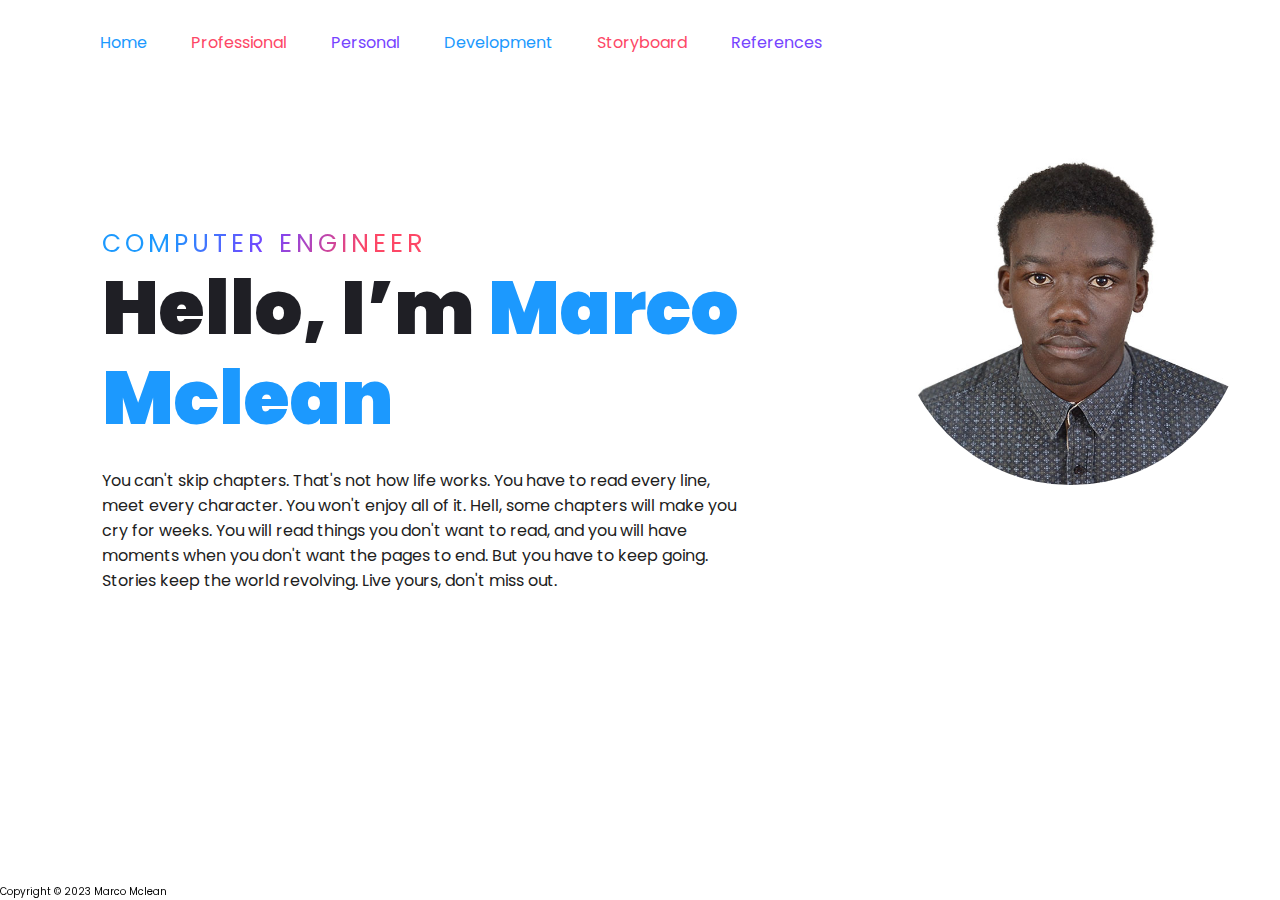
<file: index.html>
<!-- 
Author: Marco Mclean
ID#:2209181 
Tutor: Miss.Anuli
Page: Index Page
Description: This is the begiining page of my project where everything developed from.
-->

<!DOCTYPE html>
<html lang="en">
  <head>
    <meta charset="UTF-8" />
    <title>Personal Website</title>
    <link rel="stylesheet" href="indexstyle.css" />
    <link rel="icon" href="/favicon.ico" type="image/png">
  </head>
<body>
      <nav>
        <ul>
          <ul class="hidden">
            <li><a href="index.html" class="home">Home</a></li>
            <li><a href="professional.html" class="professional">Professional</a></li>
            <li><a href="personality.html" class="personal">Personal</a></li>
            <li><a href="development.html" class="development">Development</a></li>
            <li><a href="storyboard.html" class="storyboard">Storyboard</a></li>
            <li><a href="references.html" class="references">References</a></li>
          </ul>
      </nav>

      <div class="content">
        <span class="title">Computer Engineer</span>
        <h1>Hello, I’m <span>Marco Mclean</span></h1>
        <p>
          You can't skip chapters. That's not how life works. You have to read every line, meet every character. You won't enjoy all of it. Hell, some chapters will make you cry for weeks. You will read things you don't want to read, and you will have moments when you don't want the pages to end. But you have to keep going. Stories keep the world revolving. Live yours, don't miss out.
        </p>
      </div>

      <img src="/myimage.jpg" alt="My Picture" onclick="location.href='mailto:marcomclean579@gmail.com?subject=Hola from my portfolio website!'">
  <footer>
    <p>Copyright &copy; 2023 Marco Mclean</p>
  </footer>
</body>
</html>
</file>
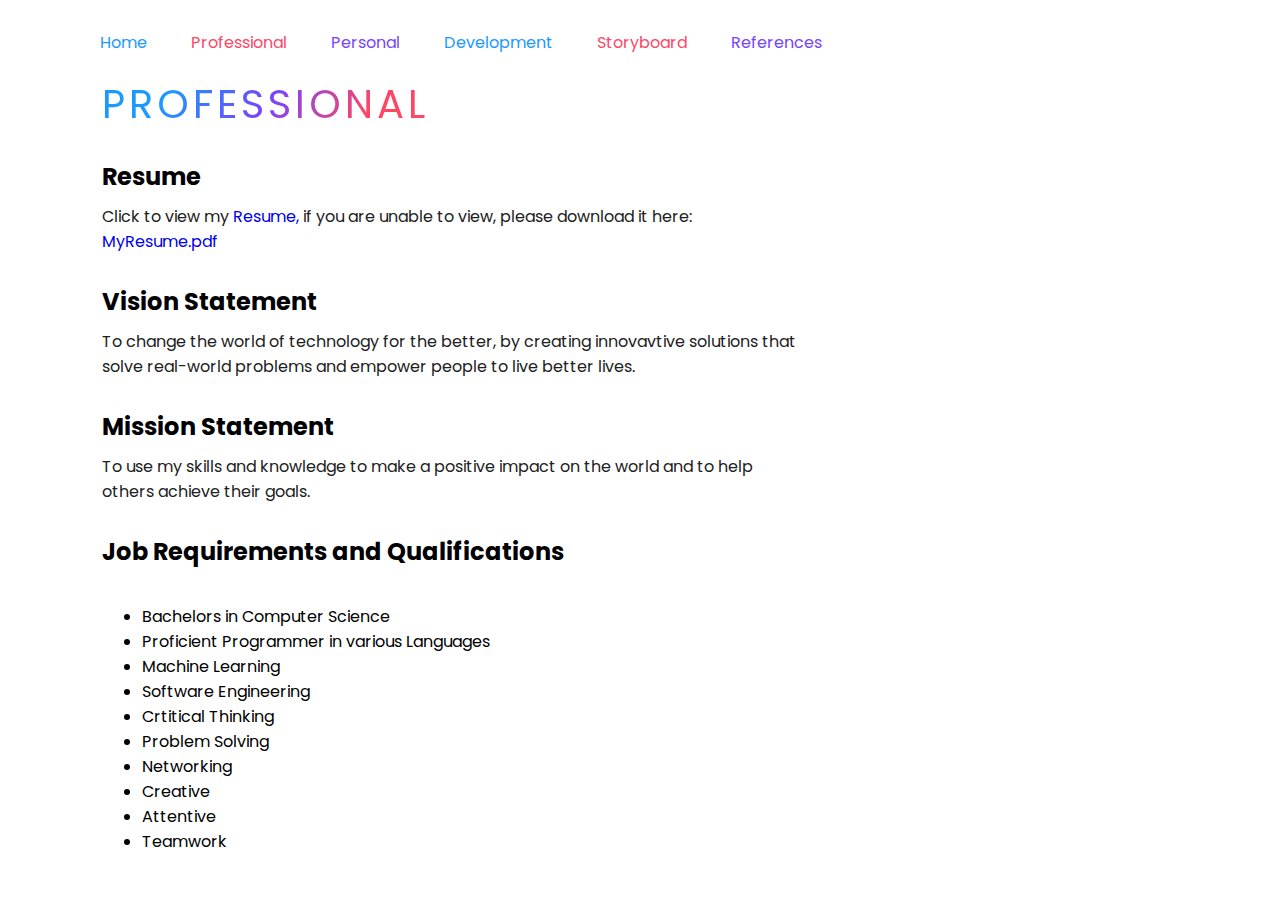
<file: professional.html>
<!-- 
Author: Marco Mclean
ID#:2209181 
Tutor: Miss.Anuli
Page: Index Page
Description: This is the begiining page of my project where everything developed from.
-->

<!DOCTYPE html>
<html lang="en">
<head>
  <meta charset="UTF-8" />
  <title>Professional Website</title>

  <link rel="icon" href="/favicon.ico" type="image/png">

  <link rel="stylesheet" href="professionalstyle.css" />
</head>
<body>
  <div class="hero">
    <nav>
      <ul class="hidden">
        <li><a href="index.html" class="home">Home</a></li>
        <li><a href="professional.html" class="professional">Professional</a></li>
        <li><a href="personality.html" class="personal">Personal</a></li>
        <li><a href="development.html" class="development">Development</a></li>
        <li><a href="storyboard.html" class="storyboard">Storyboard</a></li>
        <li><a href="references.html" class="references">References</a></li>
      </ul>
    </nav>

    <div class="content">
      <span class="title">Professional</span>

      <section>
        <h2>Resume</h2>
        <object data="MyResume.pdf" type="application/pdf" width="100%" height="600px">
          <p>Click to view my <a href="Resume.html" target="_blank">Resume,</a> if you are unable to view, please download it here: <a href="/MyResume.pdf" target="_blank">MyResume.pdf</a></p>
        </object>
      </section>

      <section>
        <h2>Vision Statement</h2>
        <p>To change the world of technology for the better, by creating innovavtive solutions that solve real-world problems and empower people to live better lives.</p>
      </section>

      <section>
        <h2>Mission Statement</h2>
        <p>To use my skills and knowledge to make a positive impact on the world and to help others achieve their goals.</p>
      </section>

      <section>
        <h2>Job Requirements and Qualifications</h2>
        <ul>
          <li>Bachelors in Computer Science</li>
          <li>Proficient Programmer in various Languages</li>
          <li>Machine Learning</li>
          <li>Software Engineering</li>
          <li>Crtitical Thinking</li>
          <li>Problem Solving</li>
          <li>Networking</li>
          <li>Creative</li>
          <li>Attentive</li>
          <li>Teamwork</li>
        </ul>
      </section>
    </div>
  </div>
</body>
</html>
</file>
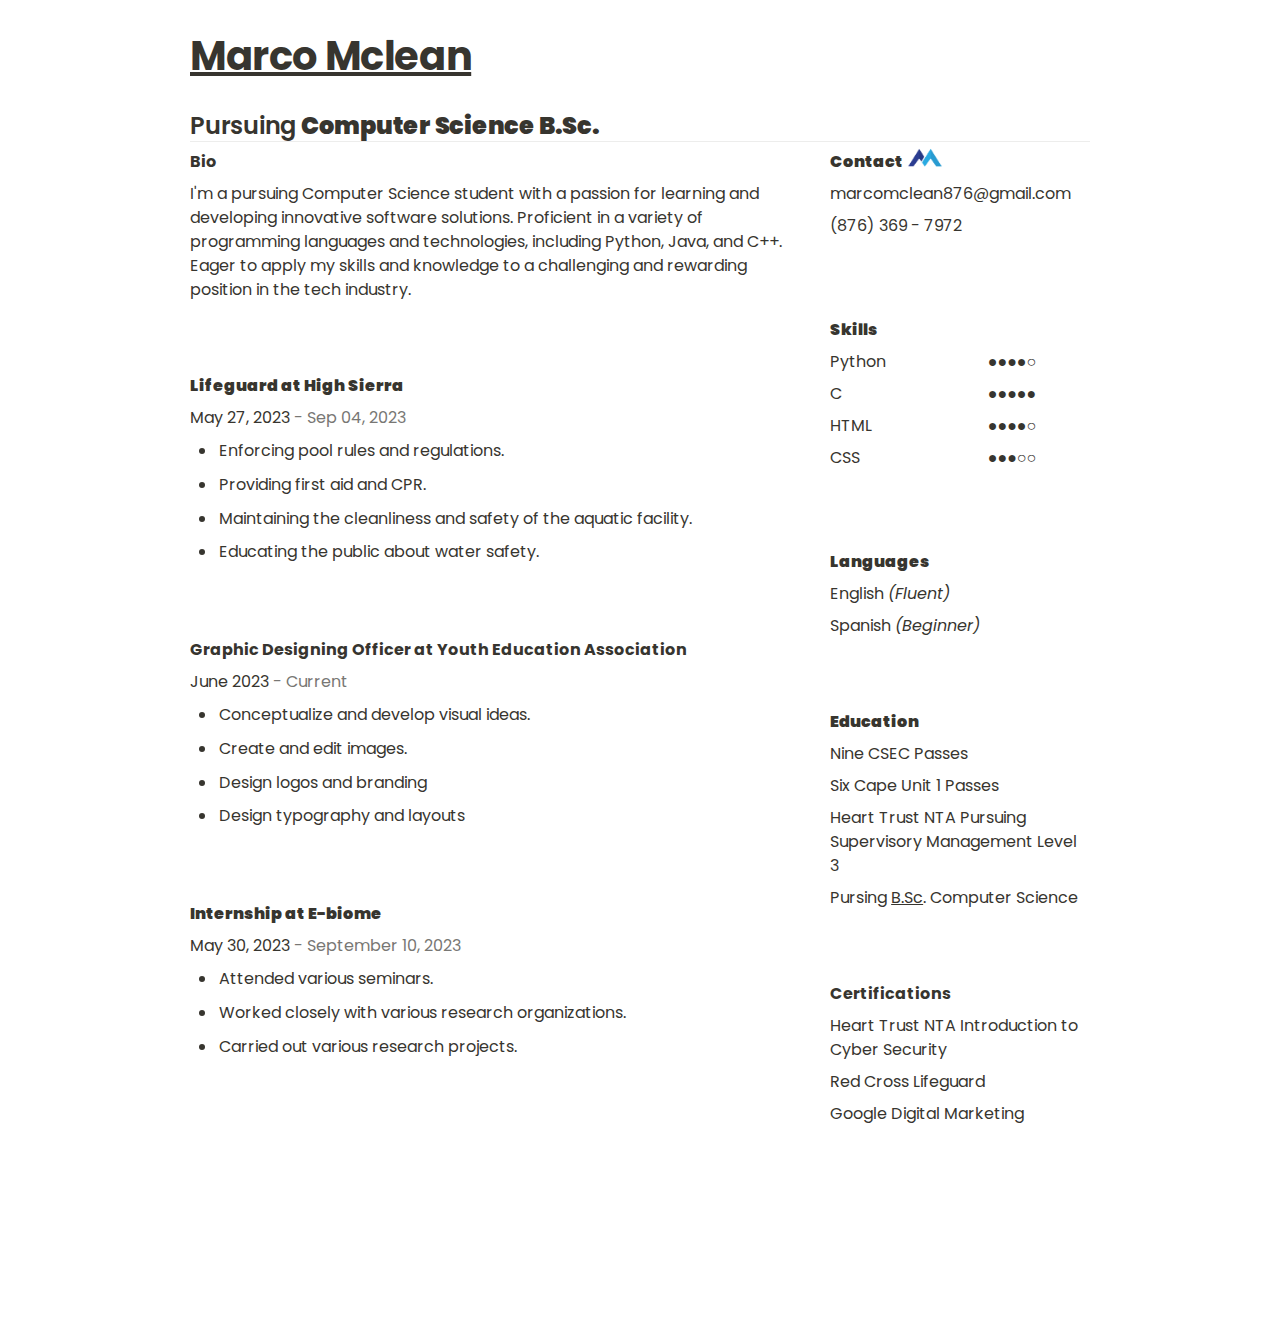
<file: Resume.html>
<!-- 
Author: Marco Mclean
ID #: 2209181
Description: The resume was created by notion.io then was exported in the format of HTML
 -->


<html>
	<head>
		<meta http-equiv="Content-Type" content="text/html; charset=utf-8"/>
		<title>Marco Mclean</title>
		<link rel="stylesheet" href="indexstyle.css" />
    	<link rel="icon" href="/favicon.ico" type="image/png">
		<style>
/* cspell:disable-file */
/* webkit printing magic: print all background colors */
html {
	-webkit-print-color-adjust: exact;
}
* {
	box-sizing: border-box;
	-webkit-print-color-adjust: exact;
}

html,
body {
	margin: 0;
	padding: 0;
}
@media only screen {
	body {
		margin: 2em auto;
		max-width: 900px;
		color: rgb(55, 53, 47);
	}
}

body {
	line-height: 1.5;
	white-space: pre-wrap;
}

a,
a.visited {
	color: inherit;
	text-decoration: underline;
}

.pdf-relative-link-path {
	font-size: 80%;
	color: #444;
}

h1,
h2,
h3 {
	letter-spacing: -0.01em;
	line-height: 1.2;
	font-weight: 600;
	margin-bottom: 0;
}

.page-title {
	font-size: 2.5rem;
	font-weight: 700;
	margin-top: 0;
	margin-bottom: 0.75em;
}

h1 {
	font-size: 1.875rem;
	margin-top: 1.875rem;
}

h2 {
	font-size: 1.5rem;
	margin-top: 1.5rem;
}

h3 {
	font-size: 1.25rem;
	margin-top: 1.25rem;
}

.source {
	border: 1px solid #ddd;
	border-radius: 3px;
	padding: 1.5em;
	word-break: break-all;
}

.callout {
	border-radius: 3px;
	padding: 1rem;
}

figure {
	margin: 1.25em 0;
	page-break-inside: avoid;
}

figcaption {
	opacity: 0.5;
	font-size: 85%;
	margin-top: 0.5em;
}

mark {
	background-color: transparent;
}

.indented {
	padding-left: 1.5em;
}

hr {
	background: transparent;
	display: block;
	width: 100%;
	height: 1px;
	visibility: visible;
	border: none;
	border-bottom: 1px solid rgba(55, 53, 47, 0.09);
}

img {
	max-width: 100%;
}

@media only print {
	img {
		max-height: 100vh;
		object-fit: contain;
	}
}

@page {
	margin: 1in;
}

.collection-content {
	font-size: 0.875rem;
}

.column-list {
	display: flex;
	justify-content: space-between;
}

.column {
	padding: 0 1em;
}

.column:first-child {
	padding-left: 0;
}

.column:last-child {
	padding-right: 0;
}

.table_of_contents-item {
	display: block;
	font-size: 0.875rem;
	line-height: 1.3;
	padding: 0.125rem;
}

.table_of_contents-indent-1 {
	margin-left: 1.5rem;
}

.table_of_contents-indent-2 {
	margin-left: 3rem;
}

.table_of_contents-indent-3 {
	margin-left: 4.5rem;
}

.table_of_contents-link {
	text-decoration: none;
	opacity: 0.7;
	border-bottom: 1px solid rgba(55, 53, 47, 0.18);
}

table,
th,
td {
	border: 1px solid rgba(55, 53, 47, 0.09);
	border-collapse: collapse;
}

table {
	border-left: none;
	border-right: none;
}

th,
td {
	font-weight: normal;
	padding: 0.25em 0.5em;
	line-height: 1.5;
	min-height: 1.5em;
	text-align: left;
}

th {
	color: rgba(55, 53, 47, 0.6);
}

ol,
ul {
	margin: 0;
	margin-block-start: 0.6em;
	margin-block-end: 0.6em;
}

li > ol:first-child,
li > ul:first-child {
	margin-block-start: 0.6em;
}

ul > li {
	list-style: disc;
}

ul.to-do-list {
	padding-inline-start: 0;
}

ul.to-do-list > li {
	list-style: none;
}

.to-do-children-checked {
	text-decoration: line-through;
	opacity: 0.375;
}

ul.toggle > li {
	list-style: none;
}

ul {
	padding-inline-start: 1.7em;
}

ul > li {
	padding-left: 0.1em;
}

ol {
	padding-inline-start: 1.6em;
}

ol > li {
	padding-left: 0.2em;
}

.mono ol {
	padding-inline-start: 2em;
}

.mono ol > li {
	text-indent: -0.4em;
}

.toggle {
	padding-inline-start: 0em;
	list-style-type: none;
}

/* Indent toggle children */
.toggle > li > details {
	padding-left: 1.7em;
}

.toggle > li > details > summary {
	margin-left: -1.1em;
}

.selected-value {
	display: inline-block;
	padding: 0 0.5em;
	background: rgba(206, 205, 202, 0.5);
	border-radius: 3px;
	margin-right: 0.5em;
	margin-top: 0.3em;
	margin-bottom: 0.3em;
	white-space: nowrap;
}

.collection-title {
	display: inline-block;
	margin-right: 1em;
}

.page-description {
    margin-bottom: 2em;
}

.simple-table {
	margin-top: 1em;
	font-size: 0.875rem;
	empty-cells: show;
}
.simple-table td {
	height: 29px;
	min-width: 120px;
}

.simple-table th {
	height: 29px;
	min-width: 120px;
}

.simple-table-header-color {
	background: rgb(247, 246, 243);
	color: black;
}
.simple-table-header {
	font-weight: 500;
}

time {
	opacity: 0.5;
}

.icon {
	display: inline-block;
	max-width: 1.2em;
	max-height: 1.2em;
	text-decoration: none;
	vertical-align: text-bottom;
	margin-right: 0.5em;
}

img.icon {
	border-radius: 3px;
}

.user-icon {
	width: 1.5em;
	height: 1.5em;
	border-radius: 100%;
	margin-right: 0.5rem;
}

.user-icon-inner {
	font-size: 0.8em;
}

.text-icon {
	border: 1px solid #000;
	text-align: center;
}

.page-cover-image {
	display: block;
	object-fit: cover;
	width: 100%;
	max-height: 30vh;
}

.page-header-icon {
	font-size: 3rem;
	margin-bottom: 1rem;
}

.page-header-icon-with-cover {
	margin-top: -0.72em;
	margin-left: 0.07em;
}

.page-header-icon img {
	border-radius: 3px;
}

.link-to-page {
	margin: 1em 0;
	padding: 0;
	border: none;
	font-weight: 500;
}

p > .user {
	opacity: 0.5;
}

td > .user,
td > time {
	white-space: nowrap;
}

input[type="checkbox"] {
	transform: scale(1.5);
	margin-right: 0.6em;
	vertical-align: middle;
}

p {
	margin-top: 0.5em;
	margin-bottom: 0.5em;
}

.image {
	border: none;
	margin: 1.5em 0;
	padding: 0;
	border-radius: 0;
	text-align: center;
}

.code,
code {
	background: rgba(135, 131, 120, 0.15);
	border-radius: 3px;
	padding: 0.2em 0.4em;
	border-radius: 3px;
	font-size: 85%;
	tab-size: 2;
}

code {
	color: #eb5757;
}

.code {
	padding: 1.5em 1em;
}

.code-wrap {
	white-space: pre-wrap;
	word-break: break-all;
}

.code > code {
	background: none;
	padding: 0;
	font-size: 100%;
	color: inherit;
}

blockquote {
	font-size: 1.25em;
	margin: 1em 0;
	padding-left: 1em;
	border-left: 3px solid rgb(55, 53, 47);
}

.bookmark {
	text-decoration: none;
	max-height: 8em;
	padding: 0;
	display: flex;
	width: 100%;
	align-items: stretch;
}

.bookmark-title {
	font-size: 0.85em;
	overflow: hidden;
	text-overflow: ellipsis;
	height: 1.75em;
	white-space: nowrap;
}

.bookmark-text {
	display: flex;
	flex-direction: column;
}

.bookmark-info {
	flex: 4 1 180px;
	padding: 12px 14px 14px;
	display: flex;
	flex-direction: column;
	justify-content: space-between;
}

.bookmark-image {
	width: 33%;
	flex: 1 1 180px;
	display: block;
	position: relative;
	object-fit: cover;
	border-radius: 1px;
}

.bookmark-description {
	color: rgba(55, 53, 47, 0.6);
	font-size: 0.75em;
	overflow: hidden;
	max-height: 4.5em;
	word-break: break-word;
}

.bookmark-href {
	font-size: 0.75em;
	margin-top: 0.25em;
}

.sans { font-family: ui-sans-serif, -apple-system, BlinkMacSystemFont, "Segoe UI", Helvetica, "Apple Color Emoji", Arial, sans-serif, "Segoe UI Emoji", "Segoe UI Symbol"; }
.code { font-family: "SFMono-Regular", Menlo, Consolas, "PT Mono", "Liberation Mono", Courier, monospace; }
.serif { font-family: Lyon-Text, Georgia, ui-serif, serif; }
.mono { font-family: iawriter-mono, Nitti, Menlo, Courier, monospace; }
.pdf .sans { font-family: Inter, ui-sans-serif, -apple-system, BlinkMacSystemFont, "Segoe UI", Helvetica, "Apple Color Emoji", Arial, sans-serif, "Segoe UI Emoji", "Segoe UI Symbol", 'Twemoji', 'Noto Color Emoji', 'Noto Sans CJK JP'; }
.pdf:lang(zh-CN) .sans { font-family: Inter, ui-sans-serif, -apple-system, BlinkMacSystemFont, "Segoe UI", Helvetica, "Apple Color Emoji", Arial, sans-serif, "Segoe UI Emoji", "Segoe UI Symbol", 'Twemoji', 'Noto Color Emoji', 'Noto Sans CJK SC'; }
.pdf:lang(zh-TW) .sans { font-family: Inter, ui-sans-serif, -apple-system, BlinkMacSystemFont, "Segoe UI", Helvetica, "Apple Color Emoji", Arial, sans-serif, "Segoe UI Emoji", "Segoe UI Symbol", 'Twemoji', 'Noto Color Emoji', 'Noto Sans CJK TC'; }
.pdf:lang(ko-KR) .sans { font-family: Inter, ui-sans-serif, -apple-system, BlinkMacSystemFont, "Segoe UI", Helvetica, "Apple Color Emoji", Arial, sans-serif, "Segoe UI Emoji", "Segoe UI Symbol", 'Twemoji', 'Noto Color Emoji', 'Noto Sans CJK KR'; }
.pdf .code { font-family: Source Code Pro, "SFMono-Regular", Menlo, Consolas, "PT Mono", "Liberation Mono", Courier, monospace, 'Twemoji', 'Noto Color Emoji', 'Noto Sans Mono CJK JP'; }
.pdf:lang(zh-CN) .code { font-family: Source Code Pro, "SFMono-Regular", Menlo, Consolas, "PT Mono", "Liberation Mono", Courier, monospace, 'Twemoji', 'Noto Color Emoji', 'Noto Sans Mono CJK SC'; }
.pdf:lang(zh-TW) .code { font-family: Source Code Pro, "SFMono-Regular", Menlo, Consolas, "PT Mono", "Liberation Mono", Courier, monospace, 'Twemoji', 'Noto Color Emoji', 'Noto Sans Mono CJK TC'; }
.pdf:lang(ko-KR) .code { font-family: Source Code Pro, "SFMono-Regular", Menlo, Consolas, "PT Mono", "Liberation Mono", Courier, monospace, 'Twemoji', 'Noto Color Emoji', 'Noto Sans Mono CJK KR'; }
.pdf .serif { font-family: PT Serif, Lyon-Text, Georgia, ui-serif, serif, 'Twemoji', 'Noto Color Emoji', 'Noto Serif CJK JP'; }
.pdf:lang(zh-CN) .serif { font-family: PT Serif, Lyon-Text, Georgia, ui-serif, serif, 'Twemoji', 'Noto Color Emoji', 'Noto Serif CJK SC'; }
.pdf:lang(zh-TW) .serif { font-family: PT Serif, Lyon-Text, Georgia, ui-serif, serif, 'Twemoji', 'Noto Color Emoji', 'Noto Serif CJK TC'; }
.pdf:lang(ko-KR) .serif { font-family: PT Serif, Lyon-Text, Georgia, ui-serif, serif, 'Twemoji', 'Noto Color Emoji', 'Noto Serif CJK KR'; }
.pdf .mono { font-family: PT Mono, iawriter-mono, Nitti, Menlo, Courier, monospace, 'Twemoji', 'Noto Color Emoji', 'Noto Sans Mono CJK JP'; }
.pdf:lang(zh-CN) .mono { font-family: PT Mono, iawriter-mono, Nitti, Menlo, Courier, monospace, 'Twemoji', 'Noto Color Emoji', 'Noto Sans Mono CJK SC'; }
.pdf:lang(zh-TW) .mono { font-family: PT Mono, iawriter-mono, Nitti, Menlo, Courier, monospace, 'Twemoji', 'Noto Color Emoji', 'Noto Sans Mono CJK TC'; }
.pdf:lang(ko-KR) .mono { font-family: PT Mono, iawriter-mono, Nitti, Menlo, Courier, monospace, 'Twemoji', 'Noto Color Emoji', 'Noto Sans Mono CJK KR'; }
.highlight-default {
	color: rgba(55, 53, 47, 1);
}
.highlight-gray {
	color: rgba(120, 119, 116, 1);
	fill: rgba(120, 119, 116, 1);
}
.highlight-brown {
	color: rgba(159, 107, 83, 1);
	fill: rgba(159, 107, 83, 1);
}
.highlight-orange {
	color: rgba(217, 115, 13, 1);
	fill: rgba(217, 115, 13, 1);
}
.highlight-yellow {
	color: rgba(203, 145, 47, 1);
	fill: rgba(203, 145, 47, 1);
}
.highlight-teal {
	color: rgba(68, 131, 97, 1);
	fill: rgba(68, 131, 97, 1);
}
.highlight-blue {
	color: rgba(51, 126, 169, 1);
	fill: rgba(51, 126, 169, 1);
}
.highlight-purple {
	color: rgba(144, 101, 176, 1);
	fill: rgba(144, 101, 176, 1);
}
.highlight-pink {
	color: rgba(193, 76, 138, 1);
	fill: rgba(193, 76, 138, 1);
}
.highlight-red {
	color: rgba(212, 76, 71, 1);
	fill: rgba(212, 76, 71, 1);
}
.highlight-gray_background {
	background: rgba(241, 241, 239, 1);
}
.highlight-brown_background {
	background: rgba(244, 238, 238, 1);
}
.highlight-orange_background {
	background: rgba(251, 236, 221, 1);
}
.highlight-yellow_background {
	background: rgba(251, 243, 219, 1);
}
.highlight-teal_background {
	background: rgba(237, 243, 236, 1);
}
.highlight-blue_background {
	background: rgba(231, 243, 248, 1);
}
.highlight-purple_background {
	background: rgba(244, 240, 247, 0.8);
}
.highlight-pink_background {
	background: rgba(249, 238, 243, 0.8);
}
.highlight-red_background {
	background: rgba(253, 235, 236, 1);
}
.block-color-default {
	color: inherit;
	fill: inherit;
}
.block-color-gray {
	color: rgba(120, 119, 116, 1);
	fill: rgba(120, 119, 116, 1);
}
.block-color-brown {
	color: rgba(159, 107, 83, 1);
	fill: rgba(159, 107, 83, 1);
}
.block-color-orange {
	color: rgba(217, 115, 13, 1);
	fill: rgba(217, 115, 13, 1);
}
.block-color-yellow {
	color: rgba(203, 145, 47, 1);
	fill: rgba(203, 145, 47, 1);
}
.block-color-teal {
	color: rgba(68, 131, 97, 1);
	fill: rgba(68, 131, 97, 1);
}
.block-color-blue {
	color: rgba(51, 126, 169, 1);
	fill: rgba(51, 126, 169, 1);
}
.block-color-purple {
	color: rgba(144, 101, 176, 1);
	fill: rgba(144, 101, 176, 1);
}
.block-color-pink {
	color: rgba(193, 76, 138, 1);
	fill: rgba(193, 76, 138, 1);
}
.block-color-red {
	color: rgba(212, 76, 71, 1);
	fill: rgba(212, 76, 71, 1);
}
.block-color-gray_background {
	background: rgba(241, 241, 239, 1);
}
.block-color-brown_background {
	background: rgba(244, 238, 238, 1);
}
.block-color-orange_background {
	background: rgba(251, 236, 221, 1);
}
.block-color-yellow_background {
	background: rgba(251, 243, 219, 1);
}
.block-color-teal_background {
	background: rgba(237, 243, 236, 1);
}
.block-color-blue_background {
	background: rgba(231, 243, 248, 1);
}
.block-color-purple_background {
	background: rgba(244, 240, 247, 0.8);
}
.block-color-pink_background {
	background: rgba(249, 238, 243, 0.8);
}
.block-color-red_background {
	background: rgba(253, 235, 236, 1);
}
.select-value-color-interactiveBlue { background-color: rgba(35, 131, 226, .07); }
.select-value-color-pink { background-color: rgba(245, 224, 233, 1); }
.select-value-color-purple { background-color: rgba(232, 222, 238, 1); }
.select-value-color-green { background-color: rgba(219, 237, 219, 1); }
.select-value-color-gray { background-color: rgba(227, 226, 224, 1); }
.select-value-color-translucentGray { background-color: rgba(255, 255, 255, 0.0375); }
.select-value-color-orange { background-color: rgba(250, 222, 201, 1); }
.select-value-color-brown { background-color: rgba(238, 224, 218, 1); }
.select-value-color-red { background-color: rgba(255, 226, 221, 1); }
.select-value-color-yellow { background-color: rgba(253, 236, 200, 1); }
.select-value-color-blue { background-color: rgba(211, 229, 239, 1); }
.select-value-color-pageGlass { background-color: undefined; }
.select-value-color-washGlass { background-color: undefined; }

.checkbox {
	display: inline-flex;
	vertical-align: text-bottom;
	width: 16;
	height: 16;
	background-size: 16px;
	margin-left: 2px;
	margin-right: 5px;
}

.checkbox-on {
	background-image: url("data:image/svg+xml;charset=UTF-8,%3Csvg%20width%3D%2216%22%20height%3D%2216%22%20viewBox%3D%220%200%2016%2016%22%20fill%3D%22none%22%20xmlns%3D%22http%3A%2F%2Fwww.w3.org%2F2000%2Fsvg%22%3E%0A%3Crect%20width%3D%2216%22%20height%3D%2216%22%20fill%3D%22%2358A9D7%22%2F%3E%0A%3Cpath%20d%3D%22M6.71429%2012.2852L14%204.9995L12.7143%203.71436L6.71429%209.71378L3.28571%206.2831L2%207.57092L6.71429%2012.2852Z%22%20fill%3D%22white%22%2F%3E%0A%3C%2Fsvg%3E");
}

.checkbox-off {
	background-image: url("data:image/svg+xml;charset=UTF-8,%3Csvg%20width%3D%2216%22%20height%3D%2216%22%20viewBox%3D%220%200%2016%2016%22%20fill%3D%22none%22%20xmlns%3D%22http%3A%2F%2Fwww.w3.org%2F2000%2Fsvg%22%3E%0A%3Crect%20x%3D%220.75%22%20y%3D%220.75%22%20width%3D%2214.5%22%20height%3D%2214.5%22%20fill%3D%22white%22%20stroke%3D%22%2336352F%22%20stroke-width%3D%221.5%22%2F%3E%0A%3C%2Fsvg%3E");
}
	
</style></head><body><article id="a8e00cb9-7c6e-4de2-b68b-7689d4534437" class="page sans"><header><div class="page-header-icon undefined"><img class="icon" src="/CVlogo.png"/></div><h1 class="page-title"><a href="https://static.vecteezy.com/system/resources/previews/000/616/401/original/m-logo-business-template-vector-icon.jpg">Marco Mclean</a></h1><p class="page-description"></p></header><div class="page-body"><h2 id="290d08c8-0a4e-4fde-a5e3-8f8d8900a5a6" class="">Pursuing<strong> Computer Science B.Sc.</strong></h2><hr id="7d635467-053d-47c1-a4d3-65b5ffdee194"/><div id="dc3108b0-715f-4965-a378-3b8bd4684f60" class="column-list"><div id="e7511568-6aa7-42bb-b8d2-2fabeeaf2da9" style="width:100%" class="column"><p id="7847187e-d9be-4087-a6a0-6128465e5b7e" class=""><strong>Bio</strong></p><p id="65352aa6-e2b4-45a3-b4df-4f4daeb60760" class="">I&#x27;m a pursuing Computer Science student with a passion for learning and developing innovative software solutions. Proficient in a variety of programming languages and technologies, including Python, Java, and C++. Eager to apply my skills and knowledge to a challenging and rewarding position in the tech industry.</p><p id="05ad7dff-7cbf-41bc-b1ef-dc34927bf1ef" class="">
</p><p id="299992fd-457e-4a5e-83b7-6569859a7ad2" class="">
</p><p id="1c030343-0ec7-4011-b9a9-c4385db6f5ab" class=""><strong><strong><strong>Lifeguard at High Sierra </strong></strong></strong></p><p id="7bf7189b-3c3c-4088-b266-928920e3a49c" class="">May 27, 2023<mark class="highlight-gray"> - Sep 04, 2023</mark></p><ul id="249ee841-d940-4654-a948-9fe21493878e" class="bulleted-list"><li style="list-style-type:disc">Enforcing pool rules and regulations.</li></ul><ul id="4aa76984-de46-47e1-b5be-5cd096629a9a" class="bulleted-list"><li style="list-style-type:disc">Providing first aid and CPR.</li></ul><ul id="4df0064f-50a8-448d-a4b1-5a9dc5cf82a1" class="bulleted-list"><li style="list-style-type:disc">Maintaining the cleanliness and safety of the aquatic facility.</li></ul><ul id="4858078f-a125-4d04-bced-64c3f55f67cb" class="bulleted-list"><li style="list-style-type:disc">Educating the public about water safety.</li></ul><p id="cd3fe5e1-461b-4598-9c96-43d1d80b0a2e" class="">
</p><p id="53721251-8b67-4595-9232-40118be4fa5c" class="">
</p><p id="73a7b143-dbe4-440a-99f3-7d02d826a85a" class=""><strong>Graphic Designing Officer at Youth Education Association </strong></p><p id="b990a886-ee14-4c6c-80a8-80aa8fdf593c" class="">June 2023<mark class="highlight-gray"> - Current </mark></p><ul id="092220ea-bbae-4b77-8c39-2cc67f76ddec" class="bulleted-list"><li style="list-style-type:disc">Conceptualize and develop visual ideas.</li></ul><ul id="6244720a-589e-47d2-a6c2-0b521bcd1f40" class="bulleted-list"><li style="list-style-type:disc">Create and edit images. </li></ul><ul id="6ef322e2-e122-40d4-a709-24a8c93be883" class="bulleted-list"><li style="list-style-type:disc">Design logos and branding</li></ul><ul id="accace4e-9e17-4225-a143-c44e5b868dc0" class="bulleted-list"><li style="list-style-type:disc">Design typography and layouts</li></ul><p id="a1ee0077-ce18-4f3a-9cfa-7a920d30d61c" class="">
</p><p id="81702c4f-77d5-4afe-a53c-5ec74a229d9e" class="">
</p><p id="369aae46-204b-49b0-b518-ed0630bbceb7" class=""><strong><strong><strong>Internship at E-biome </strong></strong></strong></p><p id="f819ca57-2fc7-4339-b646-7298a6f5c7b3" class="">May 30, 2023<mark class="highlight-gray"> - September 10, 2023</mark></p><ul id="47ccf45c-7680-4878-a604-53a3f557c33c" class="bulleted-list"><li style="list-style-type:disc">Attended various seminars.</li></ul><ul id="d41143ab-876f-4e71-8377-fe07446dab22" class="bulleted-list"><li style="list-style-type:disc">Worked closely with various research organizations.</li></ul><ul id="e19446d8-b2e4-41bf-9c7c-067ace3a7596" class="bulleted-list"><li style="list-style-type:disc">Carried out various research projects.</li></ul><p id="ca31263f-da26-4e29-a108-fe1910060e61" class="">
</p></div><div id="90d85405-c6fd-4a0c-9f2d-2e9a7fbe5965" style="width:43.75000000000002%" class="column"><p id="778491bd-7d16-4709-b509-c82ec14c116f" class=""><strong><strong><strong><strong><strong><strong><strong>Contact</strong></strong></strong></strong></strong></strong></strong></p><p id="a6a87e04-c731-40e2-bcbf-9d1c07d765bb" class="">marcomclean876@gmail.com</p><p id="8c37d047-75b8-469a-b523-271ee58bc972" class="">(876) 369 - 7972</p><p id="16c94d5c-9739-4dad-8ac2-ae0fb7796c77" class="">
</p><p id="f5b78693-3c5f-4618-b9bc-e4fd1d619f39" class="">
</p><div id="9680ac35-786a-4596-a01d-6b5a1919df7f" class="column-list"><div id="dc8bd8d1-9695-44c4-8126-15f849bddcd8" style="width:106.25%" class="column"><p id="e8c722a6-49b4-43c0-8659-1b9df28f2c3f" class=""><strong><strong><strong><strong><strong><strong>Skills</strong></strong></strong></strong></strong></strong></p><p id="2d855ab4-7201-4ac0-94e1-40a857d0157e" class="">Python</p><p id="1e749770-cad4-44b7-b4d5-397f52e06fd7" class="">C</p><p id="99a1025f-bde1-48a8-bf5c-dc0091c78a5f" class="">HTML</p><p id="5074e666-c175-44ec-b574-99fdc6484a97" class="">CSS</p><p id="2d3490a5-4f5e-4ce0-a7f9-a3c423b980ea" class="">
</p></div><div id="9405f0a4-afc0-49c2-a933-da85650f1f3c" style="width:87.49999999999997%" class="column"><p id="27dae7a2-47aa-4c25-bc02-f634445a065c" class="">
</p><p id="0bb369bb-9649-43aa-942b-de358f13fe86" class="">●●●●○</p><p id="43520b02-c908-43ad-ac98-28da7bcb0720" class="">●●●●●</p><p id="334a33f4-9b17-48ef-a0c6-1e2a270acf03" class="">●●●●○</p><p id="d381e3e2-67f5-4d76-b040-5f0c2b0b6775" class="">●●●○○</p></div></div><p id="57e586c6-fbdc-4dd6-98b1-2af9e5aebd80" class="">
</p><p id="52599c4b-f5b4-45d3-a218-d9a350177a6c" class=""><strong><strong><strong><strong><strong><strong><strong><strong><strong>Languages</strong></strong></strong></strong></strong></strong></strong></strong></strong></p><p id="e1b40160-28f3-4b73-a2a4-c9aea3bf76d3" class="">English <em>(Fluent)</em></p><p id="996c98c2-4ef6-4258-888f-fa004ae49f34" class="">Spanish <em>(Beginner)</em></p><p id="551c0c33-3e57-4461-b8b1-1671af62ab09" class="">
</p><p id="8afe4334-e287-42ea-9cc8-c96878c8203c" class="">
</p><p id="f2f0b5bb-c27c-424e-bc9f-8ddcd8e51677" class=""><strong><strong><strong><strong><strong><strong><strong><strong><strong>Education</strong></strong></strong></strong></strong></strong></strong></strong></strong></p><p id="20ee0f49-79ee-4851-97b1-1f698266775c" class="">Nine CSEC Passes</p><p id="a1732927-1eba-4248-b68b-ccfb10825c2a" class="">Six Cape Unit 1 Passes</p><p id="7e58642e-382a-4e85-8cf0-dbc52d65540f" class="">Heart Trust NTA Pursuing Supervisory Management Level 3 </p><p id="6afbcd0d-0442-433e-849b-976a01357903" class="">Pursing <a href="http://B.Sc">B.Sc</a>. Computer Science</p><p id="0181d880-a7fd-4c47-bff0-ccd1b0cf78f8" class="">
</p><p id="0f1c0126-f4ae-4e2b-a09c-891b48531f3b" class="">
</p><p id="91ff2705-39a1-4c9f-a3e2-5065df0550a4" class=""><strong>Certifications</strong></p><p id="0910062f-932c-444c-a8ca-f371386be4b2" class="">Heart Trust NTA Introduction to Cyber Security</p><p id="fc1d157f-e047-434e-b9f7-36afdfcae644" class="">Red Cross Lifeguard</p><p id="4466365b-6947-4dd6-807a-81bb300170ed" class="">Google Digital Marketing</p><p id="7823612d-1bba-4712-b476-75f1b8efc3fb" class="">
</p><p id="d20e5b00-f467-45fb-b339-12c9d0819187" class="">
</p><p id="c9d2bd8e-9451-4d7d-ae9c-b097db03b53f" class="">
</p><p id="303d52a3-9d37-4b9f-af69-83ba1a7dc562" class="">
</p></div></div><p id="02c55715-71cb-4f8c-a4f1-1eb0d22101a5" class="">
</p></div></article></body></html>
</file>
<file: indexstyle.css>
/* 
Author:Marco Mclean
ID #: 2209181
CSS Style: Index Style Sheet
*/

@import url("https://fonts.googleapis.com/css2?family=Poppins:wght@400;500;600;700&display=swap");

* {
  margin: 0;
  padding: 0;
  box-sizing: border-box;
  font-family: "Poppins", sans-serif;
}

.home {
  color: #1c99fe;
}

.professional {
  color:#fd4766;
}

.personal {
  color: #7644ff;
}

.development {
  color: #1c99fe
}

.storyboard {
  color: #fd4766;
}

.references {
  color:#7644ff;
}

img {
  border: 10px solid block;
  border-radius: 200px;
  position: absolute;
  top: 15%;
  right: 70px;
  left: 70%;
  width: 350px;
}

a {
  text-decoration: none;
}
.hero {
  width: 100%;
  height: 100vh;
  background: url();
  background-size:cover;
}
nav {
  display: flex;
  align-items: center;
  justify-content: space-between;
  padding: 20px 80px;
}

nav ul li {
  list-style: none;
  display: inline-block;
  padding: 10px 20px;
}
nav ul li a {
  color: #1d1d24;
  position: relative;
  padding: 5px 0;
}
nav ul li a:hover {
  color: #fd4766;
}
nav ul li a:after {
  content: "";
  position: absolute;
  left: 0;
  width: 0;
  height: 3px;
  background: #fd4766;
  transition: 0.3s;
  bottom: 0;
}
nav ul li a:hover:after {
  width: 100%;
}
.content {
  position: absolute;
  top: 25%;
  left: 8%;
}
.content .title {
  color: #0a0a0a;
  font-size: 25px;
  text-transform: uppercase;
  letter-spacing: 4px;
  display: inline-block;
  margin-bottom: 0px;
  background: linear-gradient(
    120deg,
    #1c99fe 20.69%,
    #7644ff 50.19%,
    #fd4766 79.69%
  );
  -webkit-background-clip: text;
  -webkit-text-fill-color: transparent;
}
.content h1 {
  color: #1f1f25;
  font-size: 75px;
  font-weight: 900;
  line-height: 90px;
  text-transform: inherit;
  width: 70%;
}
.content h1 span {
  color: #1c99fe;
}
.content p {
  width: 55%;
  color: #202020;
  margin-top: 25px;
  margin-bottom: 30px;
}


footer{
  color: black;
  position: fixed;
  bottom: 0px;
  font-size: 10px;
  text-align: right ;
}
</file>
<file: professionalstyle.css>
@import url("https://fonts.googleapis.com/css2?family=Poppins:wght@400;500;600;700&display=swap");

* {
  margin: 0;
  padding: 0;
  box-sizing: border-box;
  font-family: "Poppins", sans-serif;
}

a {
  text-decoration: none;
}

body{
  overflow-x: hidden;
}

.home {
  color: #1c99fe;
}

.professional {
  color:#fd4766;
}

.personal {
  color: #7644ff;
}

.development {
  color: #1c99fe
}

.storyboard {
  color: #fd4766;
}

.references {
  color:#7644ff;
}

.hero {
  width: 100%;
  height: 100vh;
  background: url();
  background-size:cover;
}
nav {
  display: flex;
  align-items: center;
  justify-content: space-between;
  padding: 20px 80px;
}

nav ul li {
  list-style: none;
  display: inline-block;
  padding: 10px 20px;
}
nav ul li a {
  color: #1d1d24;
  position: relative;
  padding: 5px 0;
}
nav ul li a:hover {
  color: #fd4766;
}
nav ul li a:after {
  content: "";
  position: absolute;
  left: 0;
  width: 0;
  height: 3px;
  background: #fd4766;
  transition: 0.3s;
  bottom: 0;
}
nav ul li a:hover:after {
  width: 100%;
}

.content {
  position: relative;
  top: 1%;
  left: 8%;
  
}
.content .title {
  color: #0a0a0a;
  font-size: 40px;
  text-transform: uppercase;
  letter-spacing: 4px;
  display: inline-block;
  margin-top: -20px;
  margin-bottom: 25px;
  background: linear-gradient(
    120deg,
    #1c99fe 20.69%,
    #7644ff 50.19%,
    #fd4766 79.69%
  );
  -webkit-background-clip: text;
  -webkit-text-fill-color: transparent;
}
.content h1 {
  top: 5px;
  color: #1f1f25;
  font-size: 75px;
  font-weight: 900;
  line-height: 90px;
  text-transform: inherit;
  width: 70%;
}
.content h1 span {
  color: #1c99fe;
}
.content p {
  width: 55%;
  color: #202020;
  margin-top: 10px;
  margin-bottom: 30px;
}

.content ul{
  margin-left: 40px;
  margin-bottom: 20px;
  margin-top: 35px;
}
</file>
